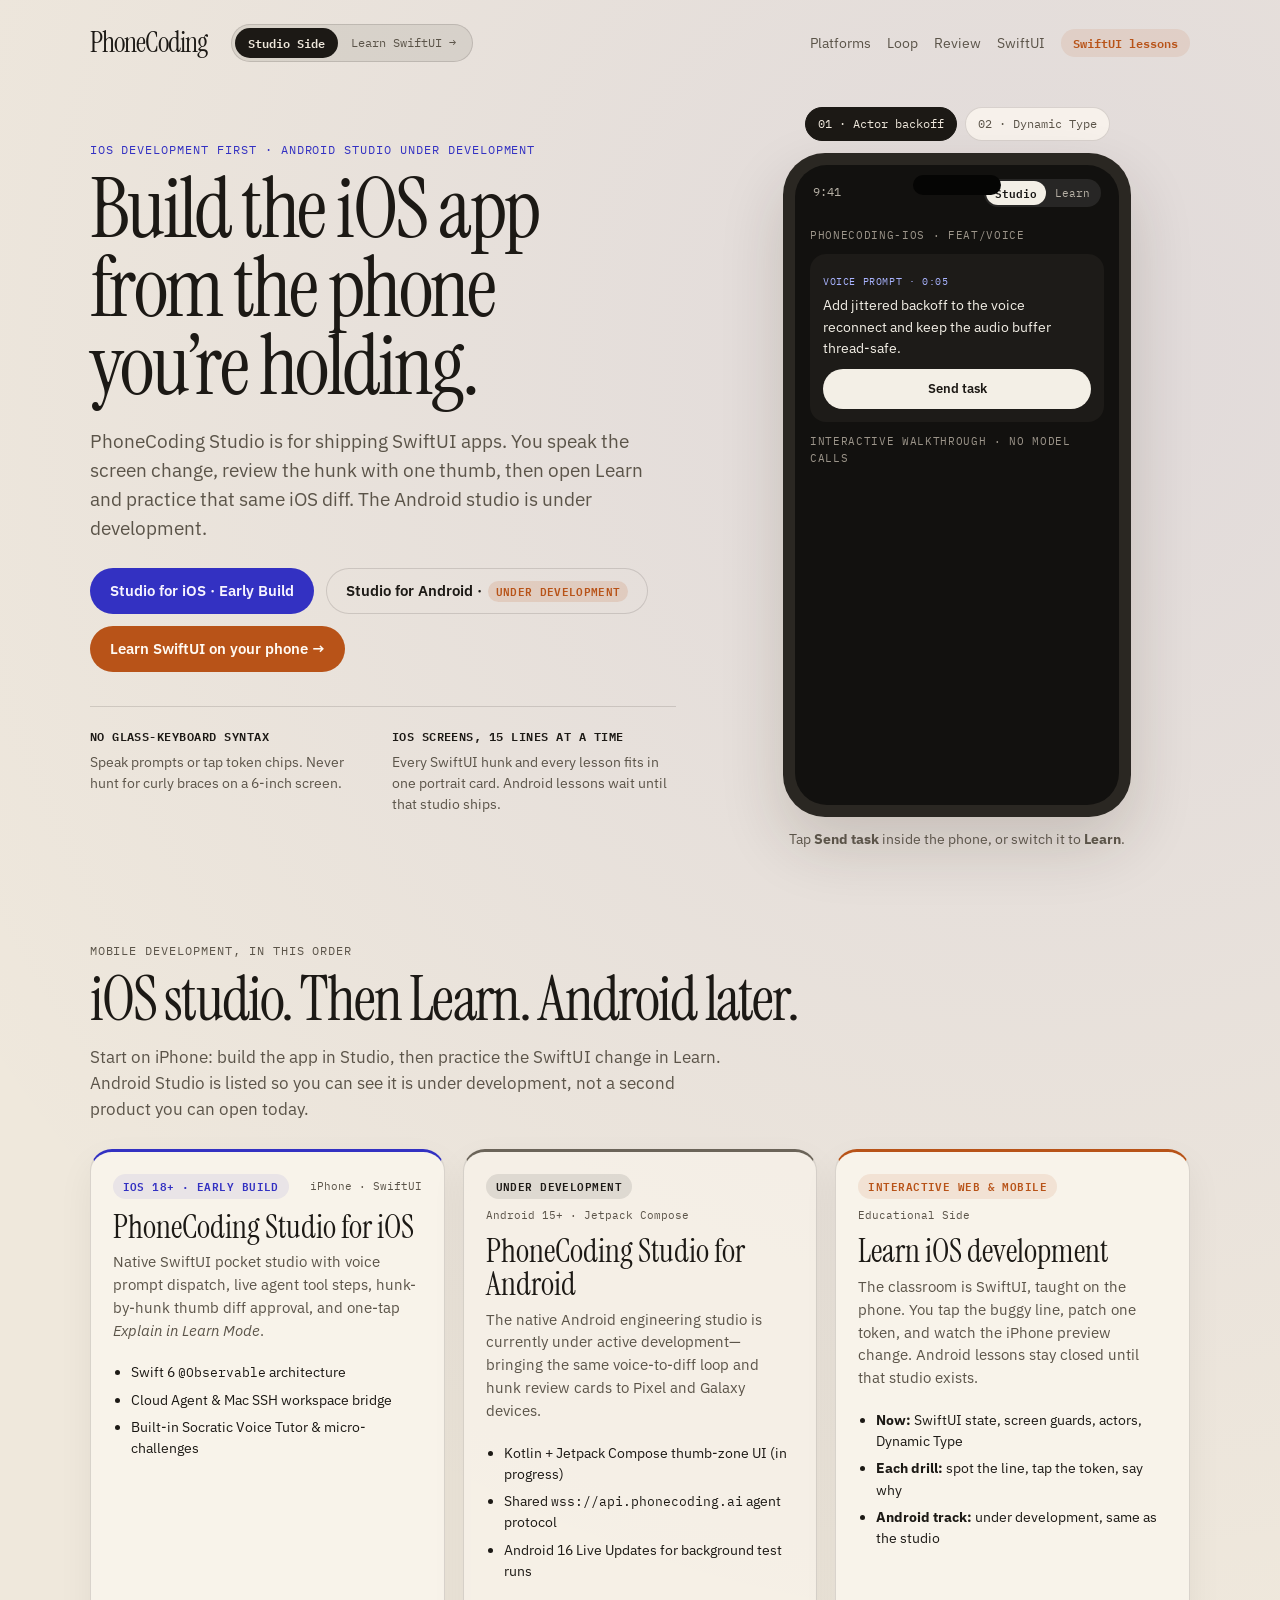
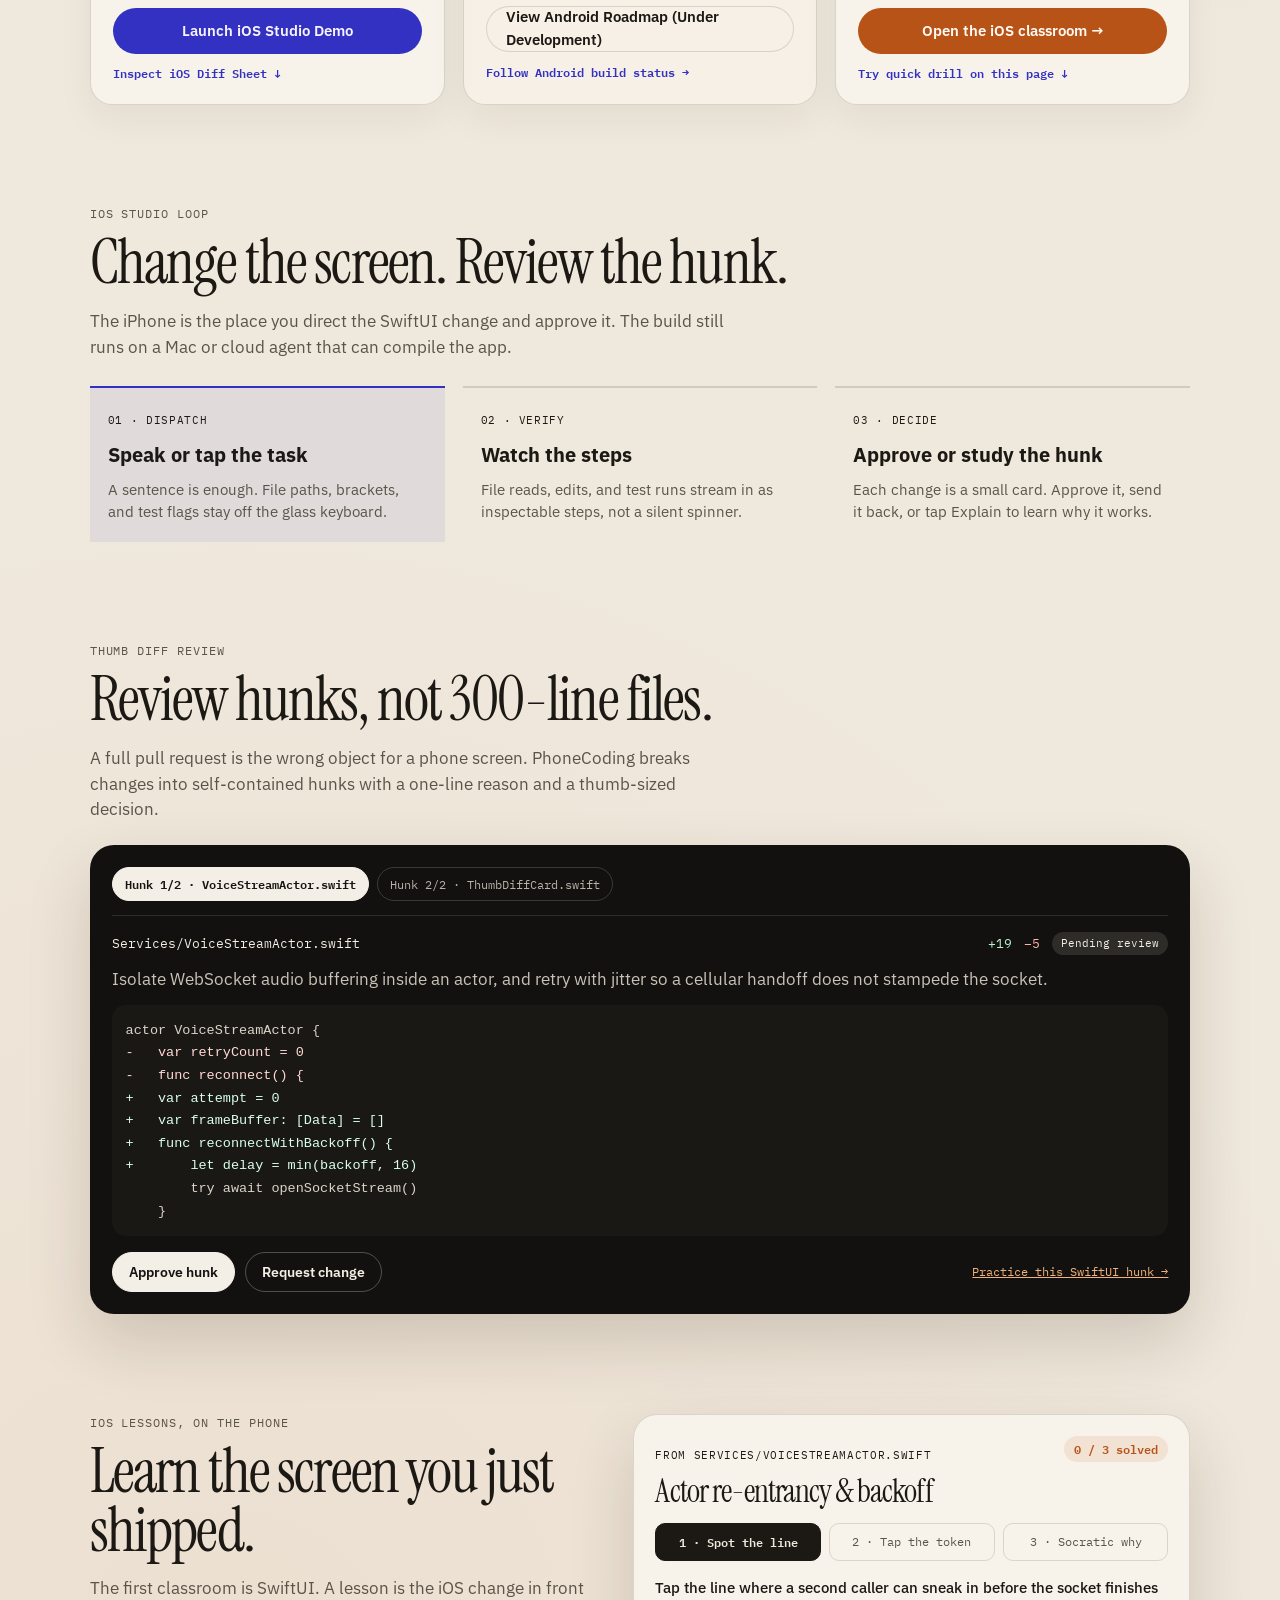
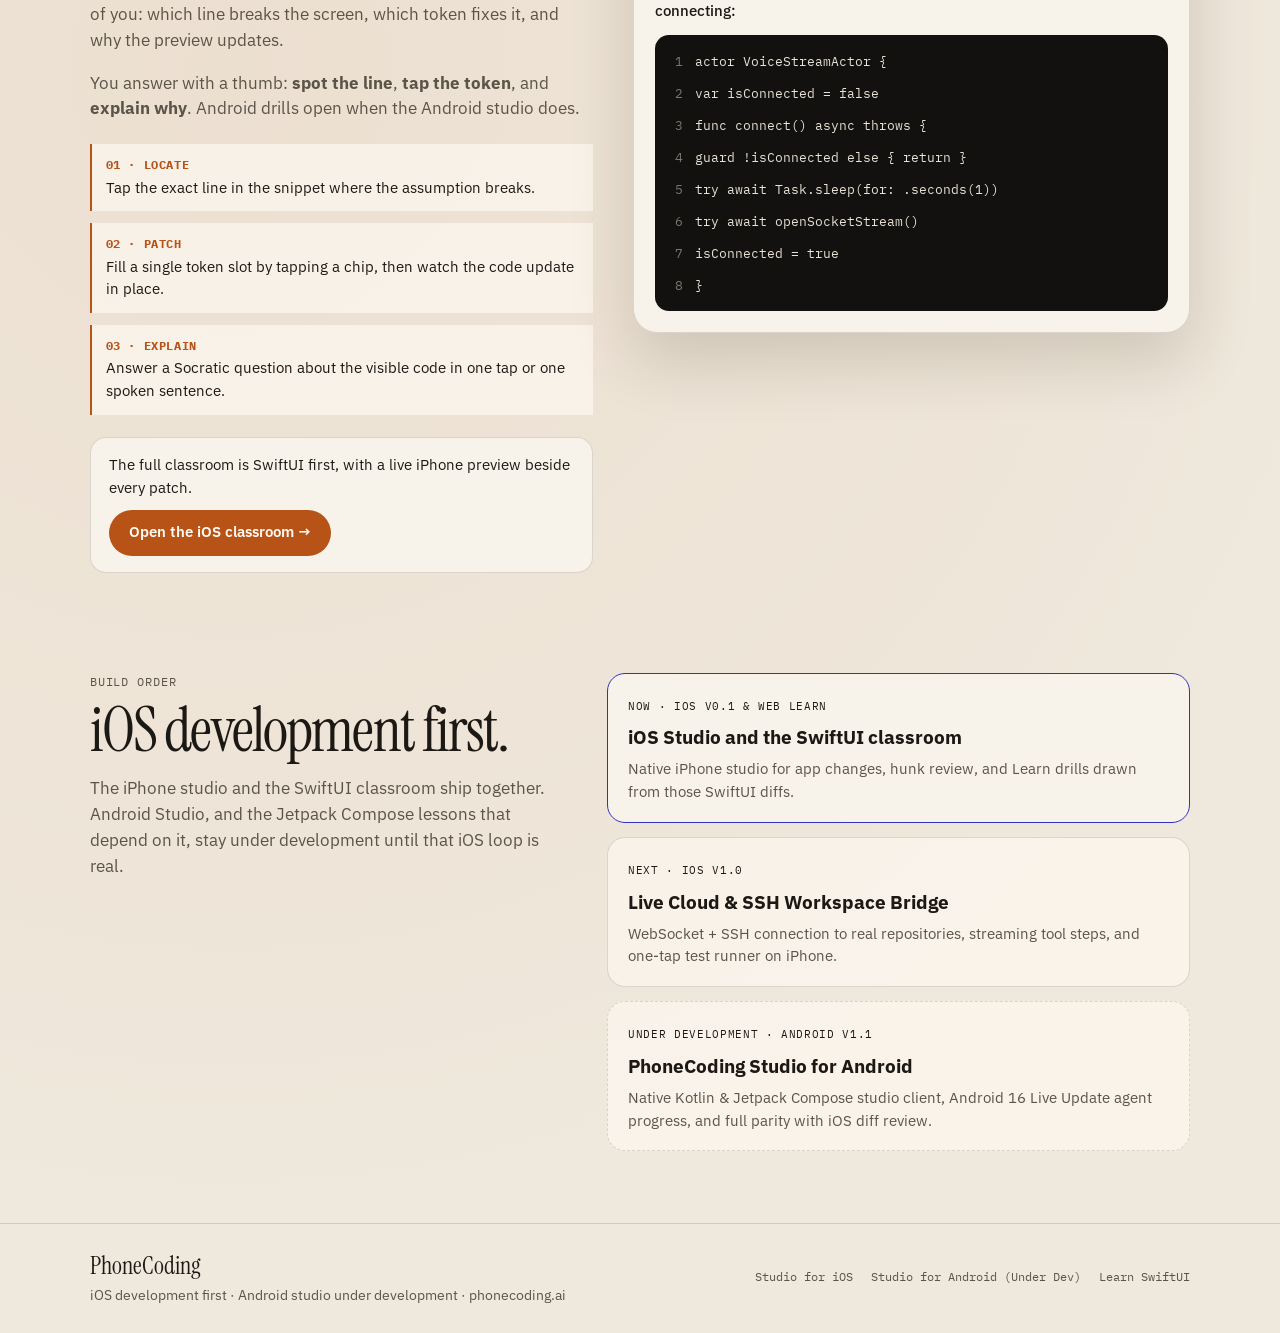
<file: index.html>
<!DOCTYPE html>
<html lang="en">
  <head>
    <meta charset="utf-8" />
    <meta name="viewport" content="width=device-width, initial-scale=1" />
    <title>PhoneCoding — Build iOS apps from your phone</title>
    <meta
      name="description"
      content="PhoneCoding Studio builds iOS apps from your iPhone. Android Studio is under development. Learn teaches SwiftUI on a phone, one tap at a time."
    />
    <meta name="theme-color" content="#efe8dc" />
    <link rel="icon" href="favicon.svg" type="image/svg+xml" />
    <link rel="preconnect" href="https://fonts.googleapis.com" />
    <link rel="preconnect" href="https://fonts.gstatic.com" crossorigin />
    <link
      href="https://fonts.googleapis.com/css2?family=IBM+Plex+Mono:wght@400;500;600&family=IBM+Plex+Sans:ital,wght@0,400;0,500;0,600;1,400&family=Instrument+Serif:ital@0;1&display=swap"
      rel="stylesheet"
    />
    <link rel="stylesheet" href="styles.css" />
  </head>
  <body>
    <a class="skip" href="#main">Skip to content</a>

    <header class="top">
      <a class="wordmark" href="index.html">PhoneCoding</a>

      <div class="site-switch" role="navigation" aria-label="Product sides">
        <a class="side-pill is-active" href="index.html" aria-current="page">
          Studio Side
        </a>
        <a class="side-pill" href="learn.html">
          Learn SwiftUI →
        </a>
      </div>

      <nav class="nav" aria-label="Page sections">
        <a href="#platforms">Platforms</a>
        <a href="#loop">Loop</a>
        <a href="#review">Review</a>
        <a href="#learn">SwiftUI</a>
        <a href="learn.html" class="nav-highlight">SwiftUI lessons</a>
      </nav>
    </header>

    <main id="main">
      <section class="hero" id="top">
        <div class="hero-copy">
          <p class="eyebrow">iOS development first · Android studio under development</p>
          <h1>Build the iOS app<br />from the phone<br />you’re holding.</h1>
          <p class="deck">
            PhoneCoding Studio is for shipping SwiftUI apps. You speak the
            screen change, review the hunk with one thumb, then open Learn and
            practice that same iOS diff. The Android studio is under development.
          </p>

          <div class="hero-actions">
            <a class="button" href="#ios-studio">
              Studio for iOS · Early Build
            </a>
            <a class="button button-quiet" href="#android-studio">
              Studio for Android · <span class="dev-pill-inline">Under Development</span>
            </a>
            <a class="button button-amber" href="learn.html">
              Learn SwiftUI on your phone →
            </a>
          </div>

          <dl class="hero-principles" aria-label="Design constraints">
            <div>
              <dt>No glass-keyboard syntax</dt>
              <dd>Speak prompts or tap token chips. Never hunt for curly braces on a 6-inch screen.</dd>
            </div>
            <div>
              <dt>iOS screens, 15 lines at a time</dt>
              <dd>Every SwiftUI hunk and every lesson fits in one portrait card. Android lessons wait until that studio ships.</dd>
            </div>
          </dl>
        </div>

        <div class="hero-visual" id="demo">
          <div class="scenario-bar" role="group" aria-label="Demo scenario">
            <button type="button" class="scenario-chip is-active" data-scenario="actor">
              01 · Actor backoff
            </button>
            <button type="button" class="scenario-chip" data-scenario="font">
              02 · Dynamic Type
            </button>
          </div>

          <div class="phone" id="phone" data-state="idle" data-mode="studio">
            <div class="bezel">
              <div class="island" aria-hidden="true"></div>
              <div class="statusbar">
                <span>9:41</span>
                <div class="mode-pill" role="group" aria-label="Phone mode">
                  <button type="button" class="mode-btn is-active" data-phone-mode="studio">
                    Studio
                  </button>
                  <button type="button" class="mode-btn" data-phone-mode="learn">
                    Learn
                  </button>
                </div>
              </div>
              <div class="screen" id="screen" aria-live="polite"></div>
            </div>
          </div>
          <p class="demo-note" id="demo-note" role="status">
            Tap <strong>Send task</strong> inside the phone, or switch it to <strong>Learn</strong>.
          </p>
        </div>
      </section>

      <section class="platforms" id="platforms" aria-labelledby="platforms-heading">
        <div class="section-head">
          <p class="eyebrow">Mobile development, in this order</p>
          <h2 id="platforms-heading">iOS studio. Then Learn. Android later.</h2>
          <p>
            Start on iPhone: build the app in Studio, then practice the SwiftUI
            change in Learn. Android Studio is listed so you can see it is
            under development, not a second product you can open today.
          </p>
        </div>

        <div class="platform-grid">
          <article class="platform-card is-primary" id="ios-studio">
            <div class="platform-top">
              <span class="platform-tag is-live">iOS 18+ · Early Build</span>
              <span class="platform-os">iPhone · SwiftUI</span>
            </div>
            <h3>PhoneCoding Studio for iOS</h3>
            <p>
              Native SwiftUI pocket studio with voice prompt dispatch, live agent
              tool steps, hunk-by-hunk thumb diff approval, and one-tap
              <em>Explain in Learn Mode</em>.
            </p>
            <ul class="platform-specs">
              <li>Swift 6 <code>@Observable</code> architecture</li>
              <li>Cloud Agent &amp; Mac SSH workspace bridge</li>
              <li>Built-in Socratic Voice Tutor &amp; micro-challenges</li>
            </ul>
            <div class="platform-links">
              <a class="button" href="#demo">Launch iOS Studio Demo</a>
              <a class="text-link" href="#review">Inspect iOS Diff Sheet ↓</a>
            </div>
          </article>

          <article class="platform-card is-dev" id="android-studio">
            <div class="platform-top">
              <span class="platform-tag is-dev-badge">Under Development</span>
              <span class="platform-os">Android 15+ · Jetpack Compose</span>
            </div>
            <h3>PhoneCoding Studio for Android</h3>
            <p>
              The native Android engineering studio is currently under active
              development—bringing the same voice-to-diff loop and hunk review
              cards to Pixel and Galaxy devices.
            </p>
            <ul class="platform-specs">
              <li>Kotlin + Jetpack Compose thumb-zone UI (in progress)</li>
              <li>Shared <code>wss://api.phonecoding.ai</code> agent protocol</li>
              <li>Android 16 Live Updates for background test runs</li>
            </ul>
            <div class="platform-links">
              <a class="button button-quiet" href="#ships">
                View Android Roadmap (Under Development)
              </a>
              <button type="button" class="text-link button-link" id="android-notify-btn">
                Follow Android build status →
              </button>
            </div>
            <p class="android-status-note" id="android-status-note" hidden>
              Android Studio status: Compose UI shell &amp; WebSocket diff bridge are in development for v1.1 after the iOS v1.0 workspace release.
            </p>
          </article>

          <article class="platform-card is-edu" id="edu-side">
            <div class="platform-top">
              <span class="platform-tag is-edu-badge">Interactive Web &amp; Mobile</span>
              <span class="platform-os">Educational Side</span>
            </div>
            <h3>Learn iOS development</h3>
            <p>
              The classroom is SwiftUI, taught on the phone. You tap the buggy
              line, patch one token, and watch the iPhone preview change.
              Android lessons stay closed until that studio exists.
            </p>
            <ul class="platform-specs">
              <li><strong>Now:</strong> SwiftUI state, screen guards, actors, Dynamic Type</li>
              <li><strong>Each drill:</strong> spot the line, tap the token, say why</li>
              <li><strong>Android track:</strong> under development, same as the studio</li>
            </ul>
            <div class="platform-links">
              <a class="button button-amber" href="learn.html">
                Open the iOS classroom →
              </a>
              <a class="text-link" href="#learn">Try quick drill on this page ↓</a>
            </div>
          </article>
        </div>
      </section>

      <section class="loop" id="loop">
        <div class="section-head">
          <p class="eyebrow">iOS studio loop</p>
          <h2>Change the screen. Review the hunk.</h2>
          <p>
            The iPhone is the place you direct the SwiftUI change and approve it.
            The build still runs on a Mac or cloud agent that can compile the app.
          </p>
        </div>
        <ol class="beats">
          <li data-step="send" class="is-current">
            <button type="button" class="beat-trigger" data-jump="send">
              <span class="beat-index">01 · Dispatch</span>
              <h3>Speak or tap the task</h3>
              <p>A sentence is enough. File paths, brackets, and test flags stay off the glass keyboard.</p>
            </button>
          </li>
          <li data-step="work">
            <button type="button" class="beat-trigger" data-jump="work">
              <span class="beat-index">02 · Verify</span>
              <h3>Watch the steps</h3>
              <p>File reads, edits, and test runs stream in as inspectable steps, not a silent spinner.</p>
            </button>
          </li>
          <li data-step="review">
            <button type="button" class="beat-trigger" data-jump="review">
              <span class="beat-index">03 · Decide</span>
              <h3>Approve or study the hunk</h3>
              <p>Each change is a small card. Approve it, send it back, or tap Explain to learn why it works.</p>
            </button>
          </li>
        </ol>
      </section>

      <section class="review" id="review">
        <div class="section-head">
          <p class="eyebrow">Thumb diff review</p>
          <h2>Review hunks, not 300-line files.</h2>
          <p>
            A full pull request is the wrong object for a phone screen. PhoneCoding
            breaks changes into self-contained hunks with a one-line reason and a
            thumb-sized decision.
          </p>
        </div>

        <figure class="diff-sheet" id="diff-sheet">
          <div class="diff-tabs" role="tablist" aria-label="Pull request hunks">
            <button
              type="button"
              role="tab"
              aria-selected="true"
              class="diff-tab is-active"
              data-hunk="actor"
            >
              Hunk 1/2 · VoiceStreamActor.swift
            </button>
            <button
              type="button"
              role="tab"
              aria-selected="false"
              class="diff-tab"
              data-hunk="font"
            >
              Hunk 2/2 · ThumbDiffCard.swift
            </button>
          </div>

          <figcaption>
            <span class="file" id="sheet-file">Services/VoiceStreamActor.swift</span>
            <span class="stat add" id="sheet-add">+19</span>
            <span class="stat del" id="sheet-del">−5</span>
            <span class="sheet-badge" id="sheet-badge">Pending review</span>
          </figcaption>

          <p class="summary" id="sheet-summary">
            Isolate WebSocket audio buffering inside an actor, and retry with jitter so a cellular handoff does not stampede the socket.
          </p>

          <pre class="diff" id="sheet-code"><code><span class="ctx">actor VoiceStreamActor {</span>
<span class="del">-   var retryCount = 0</span>
<span class="del">-   func reconnect() {</span>
<span class="add">+   var attempt = 0</span>
<span class="add">+   var frameBuffer: [Data] = []</span>
<span class="add">+   func reconnectWithBackoff() {</span>
<span class="add">+       let delay = min(backoff, 16)</span>
<span class="ctx">        try await openSocketStream()</span>
<span class="ctx">    }</span></code></pre>

          <div class="sheet-footer">
            <div class="sheet-actions">
              <button type="button" class="sheet-btn primary" id="sheet-approve">
                Approve hunk
              </button>
              <button type="button" class="sheet-btn" id="sheet-flag">
                Request change
              </button>
            </div>
            <a class="sheet-learn-link" href="learn.html">
              Practice this SwiftUI hunk →
            </a>
          </div>
        </figure>
      </section>

      <section class="learn" id="learn">
        <div class="learn-intro">
          <p class="eyebrow">iOS lessons, on the phone</p>
          <h2>Learn the screen you just shipped.</h2>
          <p>
            The first classroom is SwiftUI. A lesson is the iOS change in front
            of you: which line breaks the screen, which token fixes it, and why
            the preview updates.
          </p>
          <p>
            You answer with a thumb:
            <strong>spot the line</strong>, <strong>tap the token</strong>,
            and <strong>explain why</strong>. Android drills open when the
            Android studio does.
          </p>

          <ol class="pedagogy-list">
            <li>
              <strong>01 · Locate</strong>
              <span>Tap the exact line in the snippet where the assumption breaks.</span>
            </li>
            <li>
              <strong>02 · Patch</strong>
              <span>Fill a single token slot by tapping a chip, then watch the code update in place.</span>
            </li>
            <li>
              <strong>03 · Explain</strong>
              <span>Answer a Socratic question about the visible code in one tap or one spoken sentence.</span>
            </li>
          </ol>

          <div class="learn-cta-box">
            <p>
              The full classroom is SwiftUI first, with a live iPhone preview beside every patch.
            </p>
            <a class="button button-amber" href="learn.html">
              Open the iOS classroom →
            </a>
          </div>
        </div>

        <div class="lesson-lab" aria-label="Interactive mobile coding lesson">
          <div class="lab-header">
            <div>
              <p class="lesson-kicker" id="lab-kicker">From Services/VoiceStreamActor.swift</p>
              <h3 id="lab-title">3-minute commute lesson</h3>
            </div>
            <span class="lab-progress" id="lab-progress">0 / 3 solved</span>
          </div>

          <div class="lab-tabs" role="tablist" aria-label="Lesson exercise type">
            <button
              type="button"
              role="tab"
              aria-selected="true"
              class="lab-tab is-active"
              data-drill="locate"
            >
              1 · Spot the line
            </button>
            <button
              type="button"
              role="tab"
              aria-selected="false"
              class="lab-tab"
              data-drill="patch"
            >
              2 · Tap the token
            </button>
            <button
              type="button"
              role="tab"
              aria-selected="false"
              class="lab-tab"
              data-drill="why"
            >
              3 · Socratic why
            </button>
          </div>

          <div class="lab-stage" id="lab-stage" aria-live="polite"></div>
        </div>
      </section>

      <section class="ships" id="ships">
        <div class="ships-grid">
          <div>
            <p class="eyebrow">Build order</p>
            <h2>iOS development first.</h2>
            <p>
              The iPhone studio and the SwiftUI classroom ship together. Android
              Studio, and the Jetpack Compose lessons that depend on it, stay
              under development until that iOS loop is real.
            </p>
          </div>
          <ol class="roadmap-list">
            <li class="is-now">
              <span class="phase-tag">Now · iOS v0.1 &amp; Web Learn</span>
              <h3>iOS Studio and the SwiftUI classroom</h3>
              <p>Native iPhone studio for app changes, hunk review, and Learn drills drawn from those SwiftUI diffs.</p>
            </li>
            <li>
              <span class="phase-tag">Next · iOS v1.0</span>
              <h3>Live Cloud &amp; SSH Workspace Bridge</h3>
              <p>WebSocket + SSH connection to real repositories, streaming tool steps, and one-tap test runner on iPhone.</p>
            </li>
            <li class="is-dev-item">
              <span class="phase-tag">Under Development · Android v1.1</span>
              <h3>PhoneCoding Studio for Android</h3>
              <p>Native Kotlin &amp; Jetpack Compose studio client, Android 16 Live Update agent progress, and full parity with iOS diff review.</p>
            </li>
          </ol>
        </div>
      </section>
    </main>

    <footer class="foot">
      <div class="foot-brand">
        <p class="foot-title">PhoneCoding</p>
        <p class="foot-note">iOS development first · Android studio under development · phonecoding.ai</p>
      </div>
      <nav class="foot-links" aria-label="Footer links">
        <a href="#ios-studio">Studio for iOS</a>
        <a href="#android-studio">Studio for Android (Under Dev)</a>
        <a href="learn.html">Learn SwiftUI</a>
      </nav>
    </footer>

    <script src="script.js"></script>
  </body>
</html>
</file>
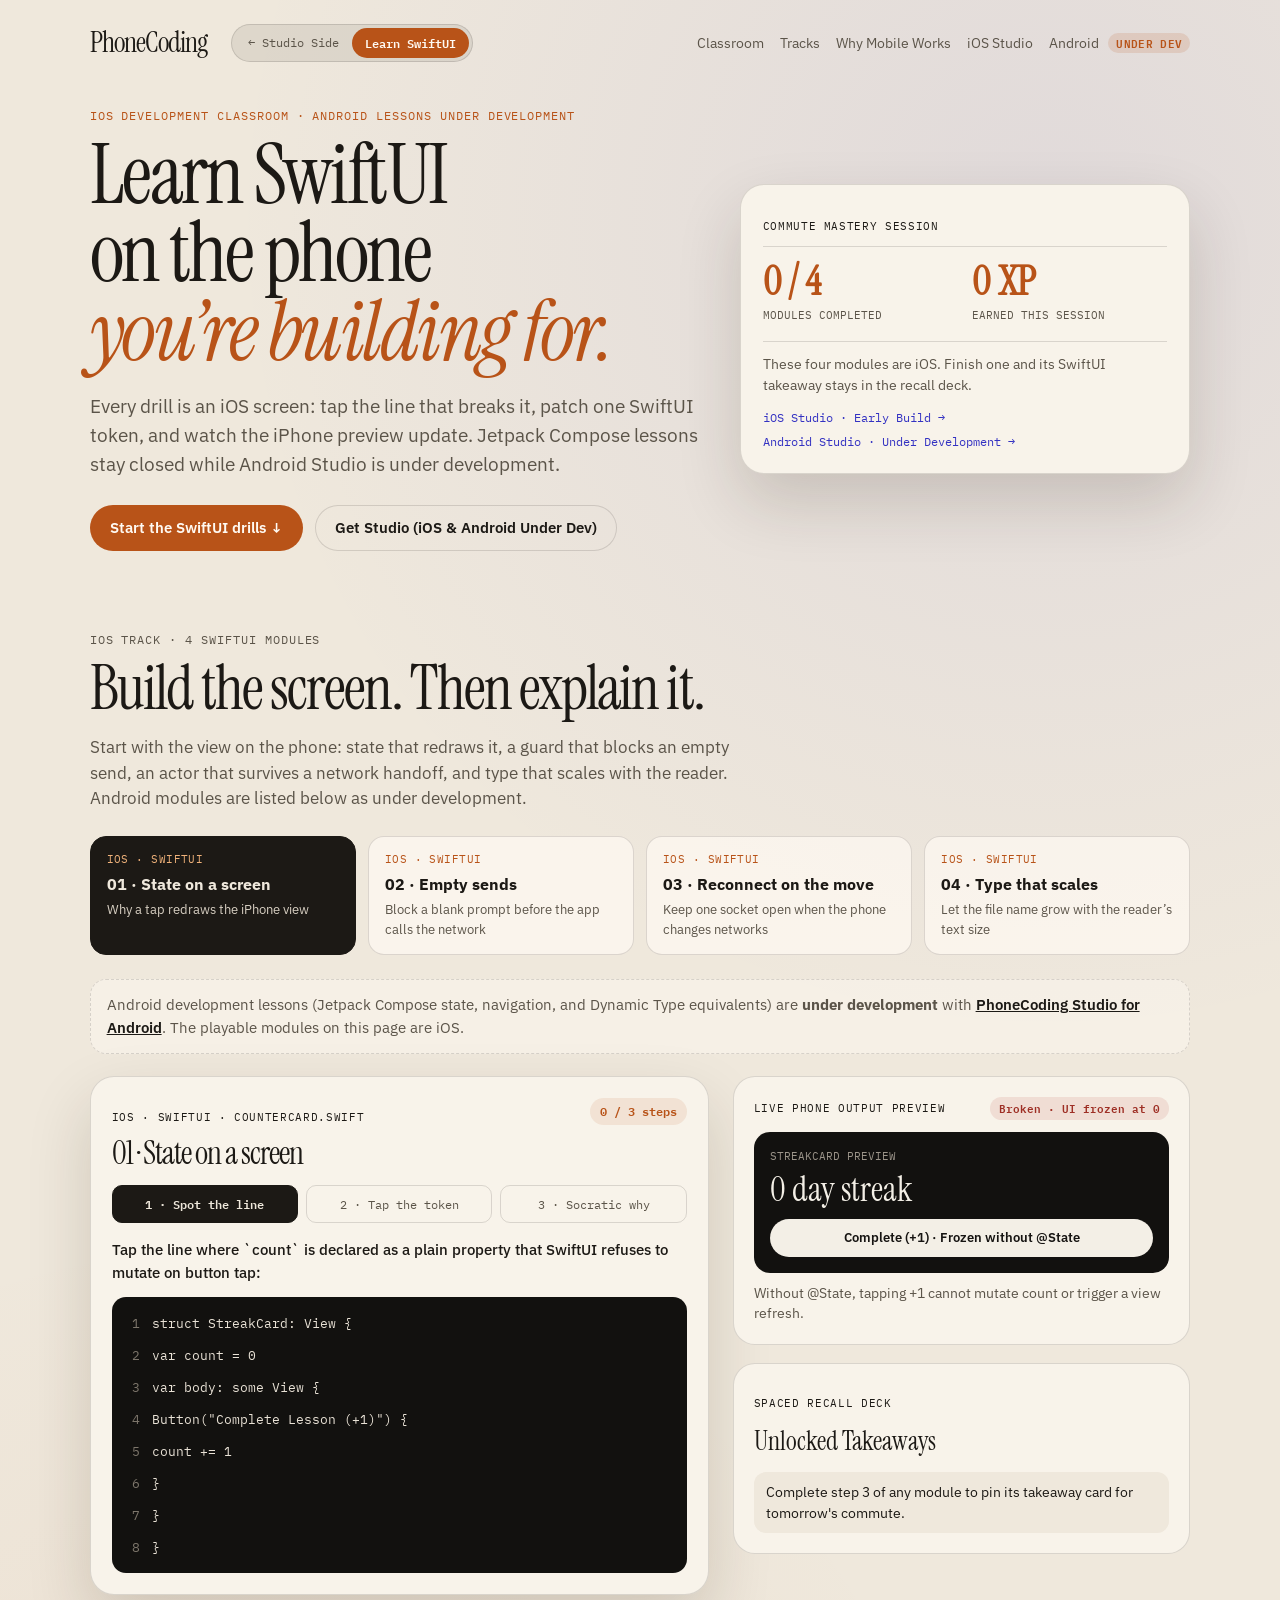
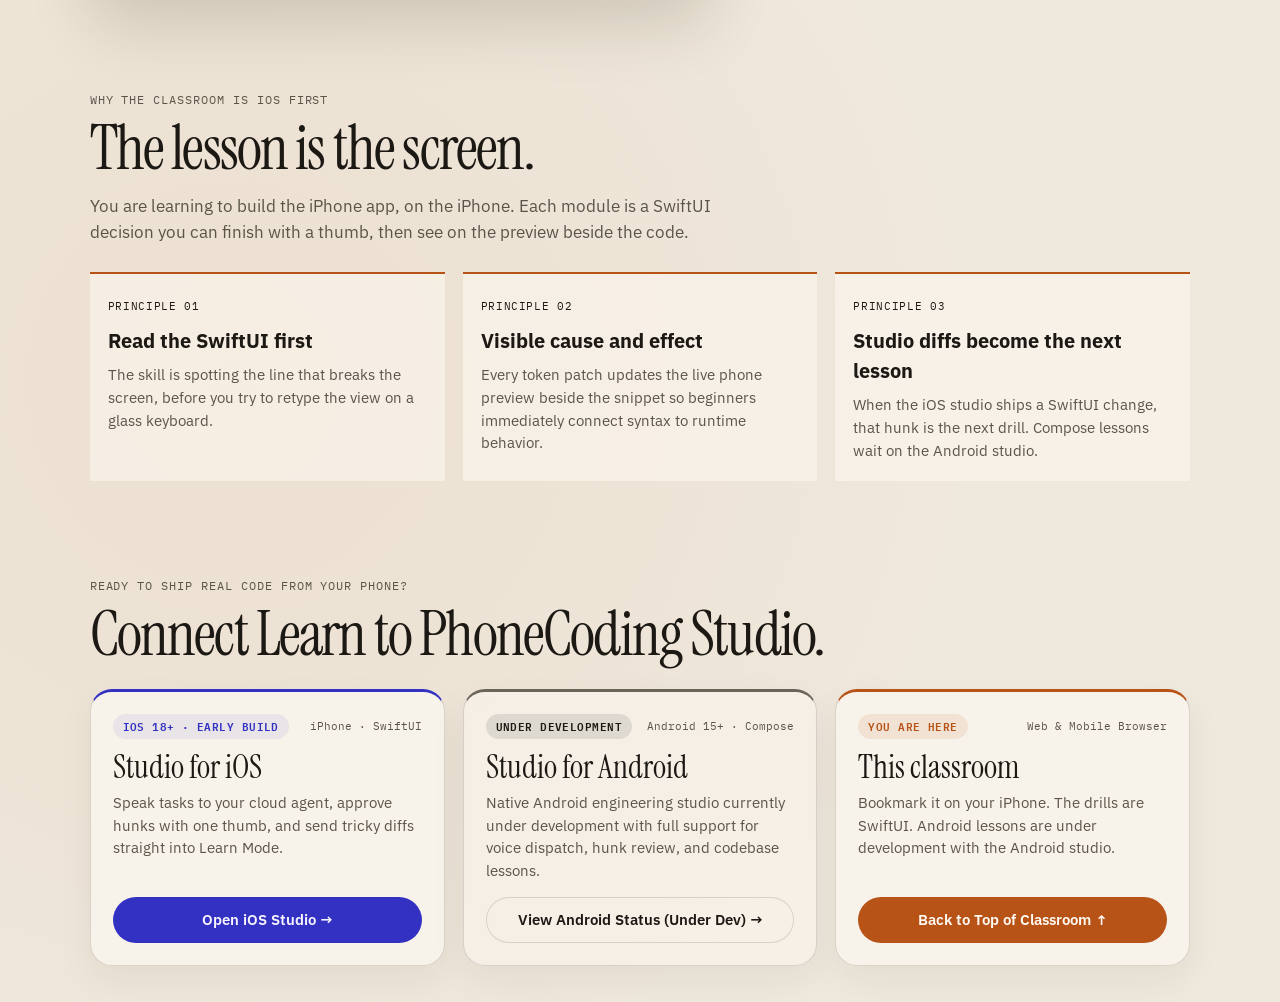
<file: play/index.html>
<!DOCTYPE html>
<html lang="en">
  <head>
    <meta charset="utf-8" />
    <meta http-equiv="refresh" content="0; url=../learn.html" />
    <title>Redirecting to PhoneCoding Learn…</title>
  </head>
  <body>
    <p><a href="../learn.html">Continue to PhoneCoding Learn →</a></p>
  </body>
</html>
</file>
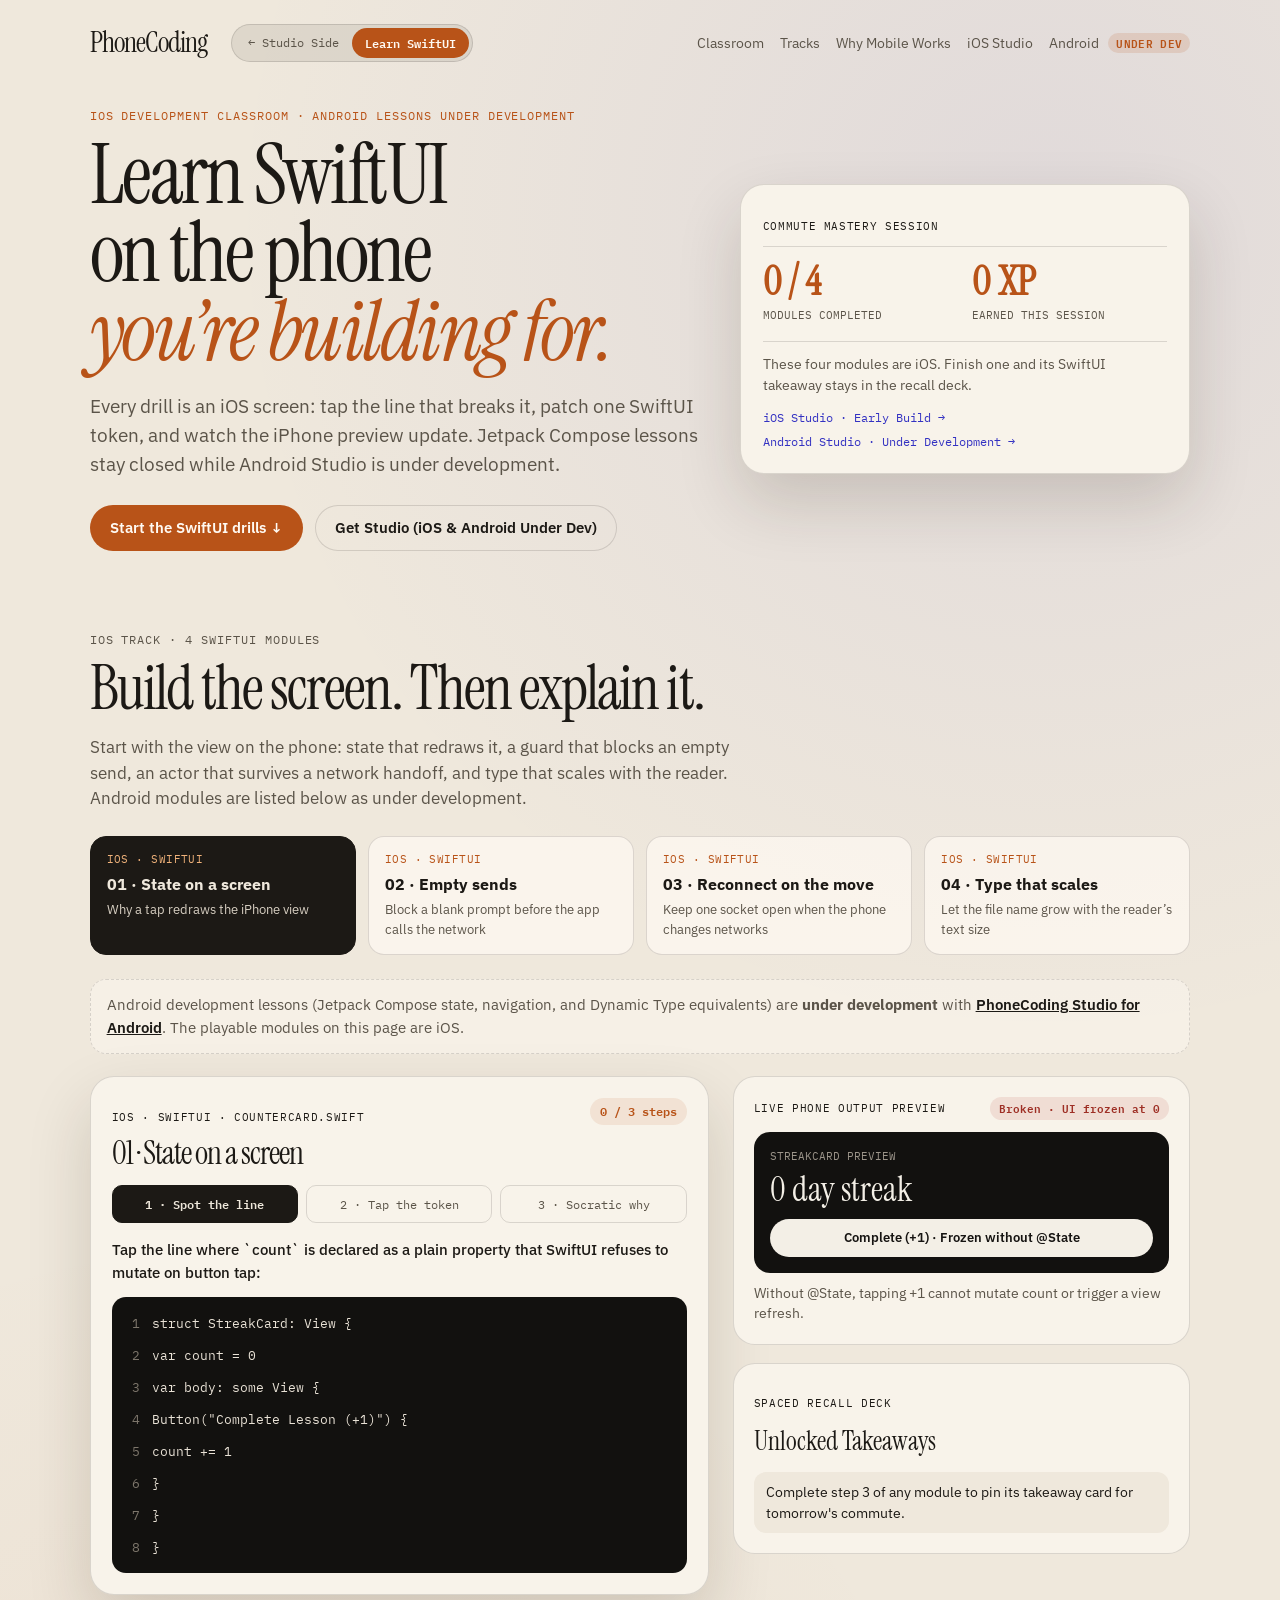
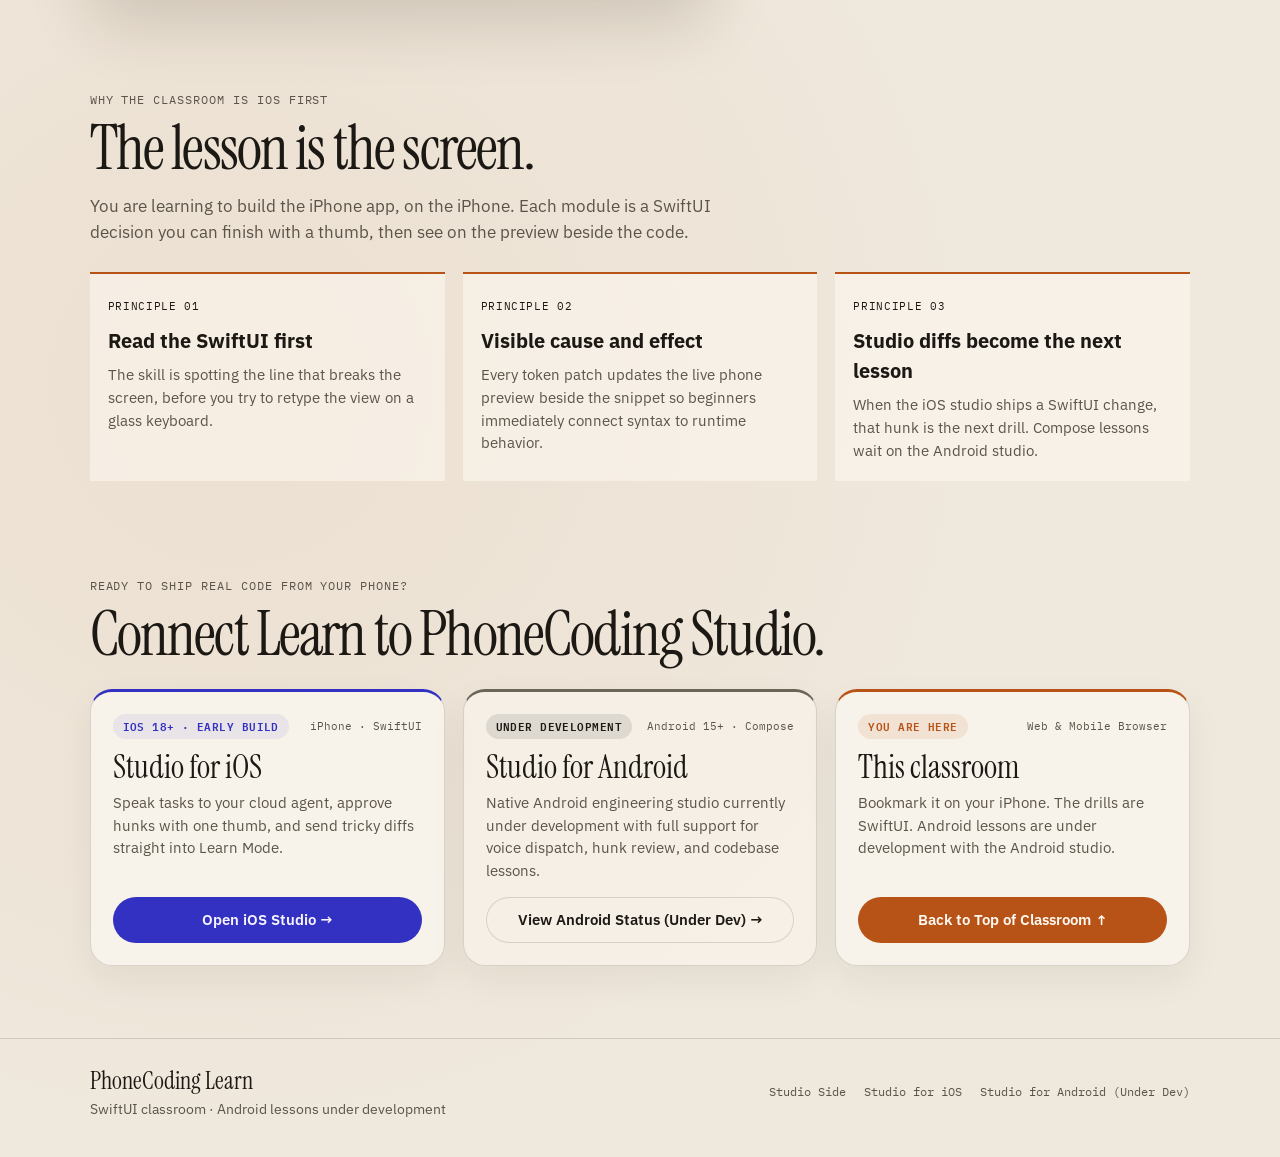
<file: learn.html>
<!DOCTYPE html>
<html lang="en">
  <head>
    <meta charset="utf-8" />
    <meta name="viewport" content="width=device-width, initial-scale=1" />
    <title>PhoneCoding Learn — SwiftUI, on your phone</title>
    <meta
      name="description"
      content="Learn iOS development on your phone. SwiftUI drills with a live preview. Android lessons are under development."
    />
    <meta name="theme-color" content="#efe8dc" />
    <link rel="icon" href="favicon.svg" type="image/svg+xml" />
    <link rel="preconnect" href="https://fonts.googleapis.com" />
    <link rel="preconnect" href="https://fonts.gstatic.com" crossorigin />
    <link
      href="https://fonts.googleapis.com/css2?family=IBM+Plex+Mono:wght@400;500;600&family=IBM+Plex+Sans:ital,wght@0,400;0,500;0,600;1,400&family=Instrument+Serif:ital@0;1&display=swap"
      rel="stylesheet"
    />
    <link rel="stylesheet" href="styles.css" />
  </head>
  <body class="edu-page">
    <a class="skip" href="#main">Skip to content</a>

    <header class="top">
      <a class="wordmark" href="index.html">PhoneCoding</a>

      <div class="site-switch" role="navigation" aria-label="Product sides">
        <a class="side-pill" href="index.html">
          ← Studio Side
        </a>
        <a class="side-pill is-active is-amber" href="learn.html" aria-current="page">
          Learn SwiftUI
        </a>
      </div>

      <nav class="nav" aria-label="Educational sections">
        <a href="#classroom">Classroom</a>
        <a href="#tracks">Tracks</a>
        <a href="#method">Why Mobile Works</a>
        <a href="index.html#ios-studio">iOS Studio</a>
        <a href="index.html#android-studio">Android <span class="dev-pill-inline">Under Dev</span></a>
      </nav>
    </header>

    <main id="main">
      <section class="edu-hero">
        <div class="edu-hero-copy">
          <p class="eyebrow eyebrow-amber">iOS development classroom · Android lessons under development</p>
          <h1>Learn SwiftUI<br />on the phone<br /><em>you’re building for.</em></h1>
          <p class="deck">
            Every drill is an iOS screen: tap the line that breaks it, patch one
            SwiftUI token, and watch the iPhone preview update. Jetpack Compose
            lessons stay closed while Android Studio is under development.
          </p>
          <div class="hero-actions">
            <a class="button button-amber" href="#classroom">
              Start the SwiftUI drills ↓
            </a>
            <a class="button button-quiet" href="index.html#platforms">
              Get Studio (iOS &amp; Android Under Dev)
            </a>
          </div>
        </div>

        <aside class="edu-scorecard" aria-label="Your mobile learning session">
          <p class="lesson-kicker">Commute mastery session</p>
          <div class="score-row">
            <div>
              <strong class="score-num" id="edu-solved-count">0 / 4</strong>
              <span>modules completed</span>
            </div>
            <div>
              <strong class="score-num" id="edu-xp-count">0 XP</strong>
              <span>earned this session</span>
            </div>
          </div>
          <p class="score-note" id="edu-streak-note">
            These four modules are iOS. Finish one and its SwiftUI takeaway stays in the recall deck.
          </p>
          <div class="score-links">
            <a href="index.html#ios-studio">iOS Studio · Early Build →</a>
            <a href="index.html#android-studio">Android Studio · Under Development →</a>
          </div>
        </aside>
      </section>

      <section class="edu-classroom" id="classroom" aria-labelledby="classroom-heading">
        <div class="section-head">
          <p class="eyebrow eyebrow-amber" id="tracks">iOS track · 4 SwiftUI modules</p>
          <h2 id="classroom-heading">Build the screen. Then explain it.</h2>
          <p>
            Start with the view on the phone: state that redraws it, a guard
            that blocks an empty send, an actor that survives a network handoff,
            and type that scales with the reader. Android modules are listed
            below as under development.
          </p>
        </div>

        <div class="module-grid" role="tablist" aria-label="Learning modules">
          <button
            type="button"
            role="tab"
            aria-selected="true"
            class="module-card is-active"
            data-module="counter"
          >
            <span class="module-lane">iOS · SwiftUI</span>
            <strong>01 · State on a screen</strong>
            <span>Why a tap redraws the iPhone view</span>
          </button>

          <button
            type="button"
            role="tab"
            aria-selected="false"
            class="module-card"
            data-module="guard"
          >
            <span class="module-lane">iOS · SwiftUI</span>
            <strong>02 · Empty sends</strong>
            <span>Block a blank prompt before the app calls the network</span>
          </button>

          <button
            type="button"
            role="tab"
            aria-selected="false"
            class="module-card"
            data-module="actor"
          >
            <span class="module-lane">iOS · SwiftUI</span>
            <strong>03 · Reconnect on the move</strong>
            <span>Keep one socket open when the phone changes networks</span>
          </button>

          <button
            type="button"
            role="tab"
            aria-selected="false"
            class="module-card"
            data-module="font"
          >
            <span class="module-lane">iOS · SwiftUI</span>
            <strong>04 · Type that scales</strong>
            <span>Let the file name grow with the reader’s text size</span>
          </button>
        </div>

        <p class="android-classroom-note">
          Android development lessons (Jetpack Compose state, navigation, and
          Dynamic Type equivalents) are <strong>under development</strong> with
          <a href="index.html#android-studio">PhoneCoding Studio for Android</a>.
          The playable modules on this page are iOS.
        </p>

        <div class="classroom-workbench">
          <div class="lesson-lab edu-lab" aria-label="Interactive module workbench">
            <div class="lab-header">
              <div>
                <p class="lesson-kicker" id="edu-lab-kicker">iOS · SwiftUI · CounterCard.swift</p>
                <h3 id="edu-lab-title">State on a screen</h3>
              </div>
              <span class="lab-progress" id="edu-lab-progress">0 / 3 steps</span>
            </div>

            <div class="lab-tabs" role="tablist" aria-label="Module step">
              <button
                type="button"
                role="tab"
                aria-selected="true"
                class="lab-tab is-active"
                data-edu-step="locate"
              >
                1 · Spot the line
              </button>
              <button
                type="button"
                role="tab"
                aria-selected="false"
                class="lab-tab"
                data-edu-step="patch"
              >
                2 · Tap the token
              </button>
              <button
                type="button"
                role="tab"
                aria-selected="false"
                class="lab-tab"
                data-edu-step="why"
              >
                3 · Socratic why
              </button>
            </div>

            <div class="lab-stage" id="edu-lab-stage" aria-live="polite"></div>
          </div>

          <aside class="live-output-panel" aria-label="Live mobile output &amp; recall card">
            <div class="output-card">
              <div class="output-header">
                <span class="lesson-kicker">Live Phone Output Preview</span>
                <span class="output-pill" id="edu-output-status">Before patch</span>
              </div>
              <div class="output-screen" id="edu-output-screen"></div>
              <p class="output-caption" id="edu-output-caption"></p>
            </div>

            <div class="recall-card">
              <p class="lesson-kicker">Spaced Recall Deck</p>
              <h4>Unlocked Takeaways</h4>
              <ul class="recall-list" id="edu-recall-list">
                <li class="recall-empty">Complete step 3 of any module to pin its takeaway card for tomorrow's commute.</li>
              </ul>
            </div>
          </aside>
        </div>
      </section>

      <section class="edu-method" id="method">
        <div class="section-head">
          <p class="eyebrow eyebrow-amber">Why the classroom is iOS first</p>
          <h2>The lesson is the screen.</h2>
          <p>
            You are learning to build the iPhone app, on the iPhone. Each module
            is a SwiftUI decision you can finish with a thumb, then see on the
            preview beside the code.
          </p>
        </div>

        <div class="beats">
          <div class="method-card">
            <span class="beat-index">Principle 01</span>
            <h3>Read the SwiftUI first</h3>
            <p>
              The skill is spotting the line that breaks the screen, before you
              try to retype the view on a glass keyboard.
            </p>
          </div>
          <div class="method-card">
            <span class="beat-index">Principle 02</span>
            <h3>Visible cause and effect</h3>
            <p>
              Every token patch updates the live phone preview beside the snippet
              so beginners immediately connect syntax to runtime behavior.
            </p>
          </div>
          <div class="method-card">
            <span class="beat-index">Principle 03</span>
            <h3>Studio diffs become the next lesson</h3>
            <p>
              When the iOS studio ships a SwiftUI change, that hunk is the next
              drill. Compose lessons wait on the Android studio.
            </p>
          </div>
        </div>
      </section>

      <section class="platforms" id="studio-bridge">
        <div class="section-head">
          <p class="eyebrow">Ready to ship real code from your phone?</p>
          <h2>Connect Learn to PhoneCoding Studio.</h2>
        </div>

        <div class="platform-grid">
          <article class="platform-card is-primary">
            <div class="platform-top">
              <span class="platform-tag is-live">iOS 18+ · Early Build</span>
              <span class="platform-os">iPhone · SwiftUI</span>
            </div>
            <h3>Studio for iOS</h3>
            <p>
              Speak tasks to your cloud agent, approve hunks with one thumb, and
              send tricky diffs straight into Learn Mode.
            </p>
            <div class="platform-links">
              <a class="button" href="index.html#ios-studio">Open iOS Studio →</a>
            </div>
          </article>

          <article class="platform-card is-dev">
            <div class="platform-top">
              <span class="platform-tag is-dev-badge">Under Development</span>
              <span class="platform-os">Android 15+ · Compose</span>
            </div>
            <h3>Studio for Android</h3>
            <p>
              Native Android engineering studio currently under development with
              full support for voice dispatch, hunk review, and codebase lessons.
            </p>
            <div class="platform-links">
              <a class="button button-quiet" href="index.html#android-studio">
                View Android Status (Under Dev) →
              </a>
            </div>
          </article>

          <article class="platform-card is-edu">
            <div class="platform-top">
              <span class="platform-tag is-edu-badge">You Are Here</span>
              <span class="platform-os">Web &amp; Mobile Browser</span>
            </div>
            <h3>This classroom</h3>
            <p>
              Bookmark it on your iPhone. The drills are SwiftUI. Android
              lessons are under development with the Android studio.
            </p>
            <div class="platform-links">
              <a class="button button-amber" href="#classroom">Back to Top of Classroom ↑</a>
            </div>
          </article>
        </div>
      </section>
    </main>

    <footer class="foot">
      <div class="foot-brand">
        <p class="foot-title">PhoneCoding Learn</p>
        <p class="foot-note">SwiftUI classroom · Android lessons under development</p>
      </div>
      <nav class="foot-links" aria-label="Footer links">
        <a href="index.html">Studio Side</a>
        <a href="index.html#ios-studio">Studio for iOS</a>
        <a href="index.html#android-studio">Studio for Android (Under Dev)</a>
      </nav>
    </footer>

    <script src="learn.js"></script>
  </body>
</html>
</file>
<file: styles.css>
:root {
  --paper: #efe8dc;
  --paper-deep: #e4dccb;
  --card: #f8f3ea;
  --ink: #1c1915;
  --muted: #5b5449;
  --line: rgba(28, 25, 21, 0.14);
  --indigo: #3331c2;
  --indigo-soft: rgba(51, 49, 194, 0.08);
  --indigo-ink: #f7f4ff;
  --amber: #b85318;
  --amber-soft: rgba(184, 83, 24, 0.1);
  --phone: #12110f;
  --phone-panel: #1d1b18;
  --add: #b6f3cf;
  --add-ink: #d8ffe8;
  --del: #ffd0cb;
  --del-ink: #ffd9d4;
  --shadow: 0 28px 64px rgba(42, 31, 14, 0.16);
  --serif: "Instrument Serif", "Iowan Old Style", Georgia, serif;
  --sans: "IBM Plex Sans", "Avenir Next", sans-serif;
  --mono: "IBM Plex Mono", ui-monospace, monospace;
}

* {
  box-sizing: border-box;
}

html {
  scroll-behavior: smooth;
}

body {
  margin: 0;
  background:
    radial-gradient(circle at 82% 8%, rgba(51, 49, 194, 0.08), transparent 30%),
    radial-gradient(circle at 18% 72%, rgba(184, 83, 24, 0.06), transparent 34%),
    var(--paper);
  color: var(--ink);
  font-family: var(--sans);
  font-size: 17px;
  line-height: 1.52;
}

a {
  color: inherit;
}

.skip {
  position: absolute;
  left: 12px;
  top: -120px;
  background: var(--ink);
  color: var(--paper);
  padding: 8px 12px;
  z-index: 10;
}

.skip:focus {
  top: 12px;
}

/* Header */
.top {
  display: flex;
  flex-wrap: wrap;
  align-items: center;
  gap: 18px 24px;
  padding: 22px 7vw 0;
}

.wordmark {
  font-family: var(--serif);
  font-size: 28px;
  letter-spacing: -0.03em;
  text-decoration: none;
}

.site-switch {
  display: inline-flex;
  padding: 3px;
  border-radius: 999px;
  background: rgba(28, 25, 21, 0.08);
  border: 1px solid var(--line);
}

.side-pill {
  display: inline-flex;
  align-items: center;
  min-height: 30px;
  padding: 0 13px;
  border-radius: 999px;
  font-family: var(--mono);
  font-size: 12px;
  text-decoration: none;
  color: var(--muted);
}

.side-pill.is-active {
  background: var(--ink);
  color: var(--paper);
  font-weight: 600;
}

.side-pill.is-active.is-amber {
  background: var(--amber);
  color: #fffaf3;
}

.nav {
  display: flex;
  flex-wrap: wrap;
  align-items: center;
  gap: 16px;
  margin-left: auto;
  font-size: 14px;
}

.nav a {
  text-decoration: none;
  color: var(--muted);
}

.nav a:hover,
.nav a:focus-visible {
  color: var(--ink);
}

.nav a.nav-highlight {
  padding: 5px 12px;
  border-radius: 999px;
  background: var(--amber-soft);
  color: var(--amber);
  font-family: var(--mono);
  font-size: 12px;
  font-weight: 600;
}

/* Typography */
.eyebrow {
  margin: 0 0 10px;
  font-family: var(--mono);
  font-size: 12px;
  letter-spacing: 0.08em;
  text-transform: uppercase;
  color: var(--indigo);
}

h1,
h2,
.wordmark,
.lesson-lab h3 {
  font-family: var(--serif);
  font-weight: 400;
  letter-spacing: -0.03em;
}

h1 {
  margin: 0;
  font-size: clamp(54px, 6.6vw, 88px);
  line-height: 0.93;
}

h1 em {
  color: var(--amber);
  font-style: italic;
}

/* Hero */
.hero {
  display: grid;
  grid-template-columns: minmax(0, 1.08fr) minmax(300px, 0.86fr);
  gap: 48px;
  align-items: center;
  padding: 42px 7vw 68px;
}

.deck {
  max-width: 38rem;
  margin: 22px 0 0;
  font-size: 19px;
  color: var(--muted);
}

.hero-actions {
  display: flex;
  flex-wrap: wrap;
  gap: 12px;
  margin-top: 26px;
}

.button {
  display: inline-flex;
  align-items: center;
  justify-content: center;
  min-height: 46px;
  padding: 0 20px;
  border-radius: 999px;
  background: var(--indigo);
  color: var(--indigo-ink);
  text-decoration: none;
  font-weight: 600;
  font-size: 15px;
}

.button-quiet {
  background: transparent;
  color: var(--ink);
  box-shadow: inset 0 0 0 1px var(--line);
}

.button:focus-visible,
button:focus-visible,
.nav a:focus-visible,
.wordmark:focus-visible,
.sheet-learn-link:focus-visible {
  outline: 2px solid var(--indigo);
  outline-offset: 3px;
}

.hero-principles {
  display: grid;
  grid-template-columns: repeat(2, minmax(0, 1fr));
  gap: 18px;
  margin: 34px 0 0;
  padding-top: 20px;
  border-top: 1px solid var(--line);
}

.hero-principles dt {
  font-family: var(--mono);
  font-size: 12px;
  font-weight: 600;
  letter-spacing: 0.04em;
  text-transform: uppercase;
}

.hero-principles dd {
  margin: 6px 0 0;
  font-size: 14px;
  color: var(--muted);
}

/* Hero Phone */
.hero-visual {
  display: flex;
  flex-direction: column;
  align-items: center;
}

.scenario-bar {
  display: flex;
  gap: 8px;
  margin-bottom: 12px;
}

.scenario-chip {
  min-height: 34px;
  padding: 0 12px;
  border: 1px solid var(--line);
  border-radius: 999px;
  background: rgba(255, 250, 243, 0.7);
  color: var(--muted);
  font-family: var(--mono);
  font-size: 12px;
  cursor: pointer;
}

.scenario-chip.is-active {
  border-color: var(--ink);
  background: var(--ink);
  color: var(--paper);
}

.phone {
  width: min(348px, 100%);
  padding: 12px;
  border-radius: 42px;
  background: #2a2722;
  box-shadow: var(--shadow);
}

.bezel {
  position: relative;
  display: flex;
  flex-direction: column;
  overflow: hidden;
  height: 640px;
  border-radius: 32px;
  background: var(--phone);
  color: #f3efe6;
  transition: background-color 180ms ease;
}

.phone[data-mode="learn"] .bezel {
  background: #21170f;
}

.island {
  position: absolute;
  top: 10px;
  left: 50%;
  width: 88px;
  height: 20px;
  transform: translateX(-50%);
  border-radius: 999px;
  background: #050504;
}

.statusbar {
  display: flex;
  justify-content: space-between;
  align-items: center;
  padding: 14px 18px 0;
  font-family: var(--mono);
  font-size: 12px;
  color: #b7b1a6;
}

.mode-pill {
  display: inline-flex;
  padding: 2px;
  border-radius: 999px;
  background: rgba(255, 255, 255, 0.09);
}

.mode-btn {
  min-height: 24px;
  padding: 0 9px;
  border: 0;
  border-radius: 999px;
  background: transparent;
  color: #b7b1a6;
  font-family: var(--mono);
  font-size: 11px;
  cursor: pointer;
}

.mode-btn.is-active {
  background: #f3efe6;
  color: #161412;
  font-weight: 600;
}

.screen {
  display: flex;
  flex: 1;
  flex-direction: column;
  gap: 11px;
  min-height: 0;
  overflow-y: auto;
  padding: 20px 15px 28px;
}

.screen-kicker,
.screen-hint,
.lesson-kicker,
.beat-index,
.phase-tag {
  font-family: var(--mono);
  font-size: 11px;
  letter-spacing: 0.06em;
  text-transform: uppercase;
}

.screen-kicker,
.screen-hint {
  margin: 0;
  color: #9c958a;
}

.prompt-card,
.bubble,
.tool,
.diff-card,
.lesson-card {
  border-radius: 16px;
  background: var(--phone-panel);
  padding: 13px;
}

.prompt-card p,
.bubble p {
  margin: 0;
  font-size: 14px;
}

.voice-tag {
  display: inline-block;
  margin-bottom: 6px;
  font-family: var(--mono);
  font-size: 10px;
  letter-spacing: 0.06em;
  text-transform: uppercase;
  color: #a9b4ff;
}

.bubble.user {
  background: #3331c2;
}

.tool {
  display: flex;
  justify-content: space-between;
  gap: 10px;
  font-family: var(--mono);
  font-size: 11px;
}

.tool b {
  color: #9be7d8;
  font-weight: 500;
}

.phone-cta,
.diff-actions button,
.quiz-choice {
  min-height: 40px;
  border: 0;
  border-radius: 999px;
  font: inherit;
  font-size: 13px;
  font-weight: 600;
  cursor: pointer;
}

.phone-cta {
  width: 100%;
  margin-top: 10px;
  background: #f3efe6;
  color: #1c1915;
}

.diff-card header,
.diff-actions {
  display: flex;
  justify-content: space-between;
  gap: 8px;
  align-items: center;
}

.diff-card header {
  font-family: var(--mono);
  font-size: 11px;
  color: #cfc8bc;
}

.diff-card pre {
  margin: 9px 0;
  overflow-x: auto;
  font-family: var(--mono);
  font-size: 11px;
  line-height: 1.5;
}

.diff-card .add {
  color: var(--add-ink);
}

.diff-card .del {
  color: var(--del-ink);
}

.diff-actions button {
  flex: 1;
  background: #f3efe6;
  color: #1c1915;
}

.diff-actions .ghost {
  background: transparent;
  color: #f3efe6;
  box-shadow: inset 0 0 0 1px rgba(243, 239, 230, 0.3);
}

.lesson-card {
  background: #332214;
  border: 1px solid rgba(240, 163, 94, 0.28);
}

.lesson-card h3 {
  margin: 5px 0 8px;
  font-family: var(--serif);
  font-size: 24px;
  line-height: 1.02;
}

.lesson-card p {
  margin: 0 0 10px;
  font-size: 13px;
  color: #eddcc9;
}

.quiz-choices {
  display: flex;
  flex-direction: column;
  gap: 7px;
}

.quiz-choice {
  padding: 8px 12px;
  border-radius: 12px;
  background: rgba(255, 255, 255, 0.08);
  color: #f3efe6;
  font-size: 12px;
  font-weight: 500;
  text-align: left;
}

.quiz-choice.is-correct {
  background: rgba(114, 224, 159, 0.22);
  box-shadow: inset 0 0 0 1px #72e09f;
}

.quiz-choice.is-wrong {
  background: rgba(255, 145, 135, 0.2);
  box-shadow: inset 0 0 0 1px #ff9187;
}

.quiz-feedback {
  margin: 9px 0 0;
  font-size: 12px;
  color: #d8ffe8;
}

.demo-note {
  min-height: 1.5em;
  margin: 12px 0 0;
  color: var(--muted);
  font-size: 14px;
  text-align: center;
}

.inline-reset {
  margin-left: 8px;
  padding: 0;
  border: 0;
  background: none;
  color: var(--indigo);
  font: inherit;
  font-weight: 600;
  text-decoration: underline;
  cursor: pointer;
}

/* Sections */
.loop,
.review,
.learn,
.ships {
  padding: 28px 7vw 72px;
}

.section-head {
  max-width: 760px;
}

.section-head h2,
.learn-intro h2,
.ships h2 {
  margin: 0;
  font-size: clamp(40px, 4.8vw, 62px);
  line-height: 0.95;
}

.section-head p,
.learn-intro p,
.ships p {
  max-width: 40rem;
  color: var(--muted);
}

/* Beats */
.beats {
  display: grid;
  grid-template-columns: repeat(3, 1fr);
  gap: 18px;
  margin: 26px 0 0;
  padding: 0;
  list-style: none;
}

.beats li {
  border-top: 2px solid var(--line);
  transition: background-color 150ms ease, border-color 150ms ease;
}

.beats li.is-current {
  background: var(--indigo-soft);
  border-top-color: var(--indigo);
}

.beat-trigger {
  width: 100%;
  padding: 18px;
  border: 0;
  background: transparent;
  color: inherit;
  font: inherit;
  text-align: left;
  cursor: pointer;
}

.beats h3 {
  margin: 8px 0;
  font-size: 20px;
}

.beats p {
  margin: 0;
  color: var(--muted);
  font-size: 15px;
}

/* Diff Review Sheet */
.review .section-head {
  margin-bottom: 22px;
}

.diff-sheet {
  margin: 0;
  padding: 22px;
  border-radius: 24px;
  background: var(--phone);
  color: #f3efe6;
  box-shadow: var(--shadow);
}

.diff-tabs {
  display: flex;
  flex-wrap: wrap;
  gap: 8px;
  margin-bottom: 16px;
  padding-bottom: 14px;
  border-bottom: 1px solid rgba(243, 239, 230, 0.12);
}

.diff-tab {
  min-height: 34px;
  padding: 0 12px;
  border: 1px solid rgba(243, 239, 230, 0.18);
  border-radius: 999px;
  background: transparent;
  color: #b7b1a6;
  font-family: var(--mono);
  font-size: 12px;
  cursor: pointer;
}

.diff-tab.is-active {
  border-color: #f3efe6;
  background: #f3efe6;
  color: #161412;
  font-weight: 600;
}

.diff-sheet figcaption {
  display: flex;
  flex-wrap: wrap;
  gap: 12px;
  align-items: center;
  font-family: var(--mono);
  font-size: 13px;
}

.file {
  margin-right: auto;
}

.stat.add {
  color: var(--add);
}

.stat.del {
  color: #ffb1aa;
}

.sheet-badge {
  padding: 3px 9px;
  border-radius: 999px;
  background: rgba(243, 239, 230, 0.12);
  font-size: 11px;
}

.sheet-badge.is-approved {
  background: rgba(114, 224, 159, 0.2);
  color: var(--add);
}

.sheet-badge.is-flagged {
  background: rgba(255, 177, 170, 0.2);
  color: #ffb1aa;
}

.summary {
  margin: 12px 0;
  color: #c9c2b6;
}

.diff {
  margin: 0;
  padding: 14px;
  border-radius: 14px;
  background: #1a1815;
  overflow-x: auto;
  font-family: var(--mono);
  font-size: 13.5px;
  line-height: 1.6;
}

.diff .add {
  color: var(--add-ink);
}

.diff .del {
  color: var(--del-ink);
}

.diff .ctx {
  color: #d9d3c8;
}

.sheet-footer {
  display: flex;
  flex-wrap: wrap;
  justify-content: space-between;
  align-items: center;
  gap: 14px;
  margin-top: 16px;
}

.sheet-actions {
  display: flex;
  gap: 10px;
}

.sheet-btn {
  min-height: 40px;
  padding: 0 16px;
  border: 1px solid rgba(243, 239, 230, 0.28);
  border-radius: 999px;
  background: transparent;
  color: #f3efe6;
  font: inherit;
  font-size: 14px;
  font-weight: 600;
  cursor: pointer;
}

.sheet-btn.primary {
  border-color: #f3efe6;
  background: #f3efe6;
  color: #161412;
}

.sheet-learn-link {
  font-family: var(--mono);
  font-size: 12px;
  color: #f0b27a;
}

/* Learn Section & Interactive Lesson Lab */
.learn {
  display: grid;
  grid-template-columns: minmax(0, 0.95fr) minmax(0, 1.05fr);
  gap: 40px;
  align-items: start;
}

.pedagogy-list {
  margin: 22px 0 0;
  padding: 0;
  list-style: none;
  display: flex;
  flex-direction: column;
  gap: 12px;
}

.pedagogy-list li {
  padding: 12px 14px;
  border-left: 2px solid var(--amber);
  background: rgba(255, 250, 243, 0.65);
  display: flex;
  flex-direction: column;
  gap: 2px;
}

.pedagogy-list strong {
  font-family: var(--mono);
  font-size: 12px;
  text-transform: uppercase;
  letter-spacing: 0.05em;
  color: var(--amber);
}

.pedagogy-list span {
  font-size: 15px;
  color: var(--ink);
}

.lesson-lab {
  padding: 22px;
  border-radius: 24px;
  background: var(--card);
  box-shadow: inset 0 0 0 1px var(--line), var(--shadow);
}

.lab-header {
  display: flex;
  justify-content: space-between;
  align-items: flex-start;
  gap: 12px;
}

.lesson-lab h3 {
  margin: 4px 0 0;
  font-size: 32px;
  line-height: 1;
}

.lab-progress {
  padding: 4px 10px;
  border-radius: 999px;
  background: var(--amber-soft);
  color: var(--amber);
  font-family: var(--mono);
  font-size: 12px;
  font-weight: 600;
}

.lab-tabs {
  display: grid;
  grid-template-columns: repeat(3, 1fr);
  gap: 8px;
  margin: 16px 0;
}

.lab-tab {
  min-height: 38px;
  padding: 0 10px;
  border: 1px solid var(--line);
  border-radius: 10px;
  background: transparent;
  color: var(--muted);
  font-family: var(--mono);
  font-size: 12px;
  cursor: pointer;
}

.lab-tab.is-active {
  border-color: var(--ink);
  background: var(--ink);
  color: var(--paper);
  font-weight: 600;
}

.lab-tab.is-done::after {
  content: " ✓";
  color: #2c8a56;
}

.lab-tab.is-active.is-done::after {
  color: var(--add);
}

.lab-prompt {
  margin: 0 0 12px;
  font-size: 15px;
  font-weight: 500;
}

.code-lines {
  display: flex;
  flex-direction: column;
  gap: 4px;
  padding: 12px;
  border-radius: 14px;
  background: var(--phone);
  color: #f3efe6;
}

.code-line-btn {
  display: flex;
  gap: 12px;
  width: 100%;
  padding: 6px 8px;
  border: 0;
  border-radius: 8px;
  background: transparent;
  color: #e9e2d6;
  font-family: var(--mono);
  font-size: 12.5px;
  text-align: left;
  cursor: pointer;
}

.code-line-btn:hover {
  background: rgba(255, 255, 255, 0.08);
}

.code-line-btn .ln {
  color: #7d766b;
  user-select: none;
}

.code-line-btn.is-correct {
  background: rgba(114, 224, 159, 0.22);
  color: var(--add-ink);
}

.code-line-btn.is-wrong {
  background: rgba(255, 145, 135, 0.18);
  color: var(--del-ink);
}

.token-slot {
  display: inline-block;
  padding: 1px 8px;
  border-radius: 6px;
  background: rgba(240, 163, 94, 0.25);
  color: #ffd5a8;
  border: 1px dashed #f0a35e;
}

.token-slot.is-filled {
  background: rgba(114, 224, 159, 0.25);
  color: var(--add-ink);
  border-style: solid;
  border-color: #72e09f;
}

.chip-row {
  display: flex;
  flex-wrap: wrap;
  gap: 8px;
  margin-top: 12px;
}

.token-chip {
  min-height: 40px;
  padding: 0 14px;
  border: 1px solid var(--line);
  border-radius: 10px;
  background: #fff;
  color: var(--ink);
  font-family: var(--mono);
  font-size: 13px;
  cursor: pointer;
}

.token-chip.is-correct {
  border-color: #1f7a46;
  background: #e3f9ec;
  color: #124d2b;
  font-weight: 600;
}

.token-chip.is-wrong {
  border-color: #b43c32;
  background: #fdeceb;
  color: #7d221b;
}

.lab-feedback {
  margin-top: 12px;
  padding: 12px 14px;
  border-radius: 12px;
  background: var(--paper);
  font-size: 14px;
}

.lab-feedback strong {
  display: block;
  margin-bottom: 4px;
}

.lab-next-btn {
  margin-top: 8px;
  padding: 0;
  border: 0;
  background: none;
  color: var(--indigo);
  font: inherit;
  font-weight: 600;
  text-decoration: underline;
  cursor: pointer;
}

/* Roadmap / Ships */
.ships-grid {
  display: grid;
  grid-template-columns: minmax(0, 0.9fr) minmax(0, 1.1fr);
  gap: 40px;
  align-items: start;
}

.roadmap-list {
  margin: 0;
  padding: 0;
  list-style: none;
  display: grid;
  gap: 14px;
}

.roadmap-list li {
  padding: 18px 20px;
  border-radius: 18px;
  background: rgba(255, 250, 243, 0.6);
  border: 1px solid var(--line);
}

.roadmap-list li.is-now {
  background: var(--card);
  border-color: var(--indigo);
}

.roadmap-list h3 {
  margin: 6px 0;
  font-size: 19px;
}

.roadmap-list p {
  margin: 0;
  font-size: 15px;
}

/* Footer */
.foot {
  display: flex;
  flex-wrap: wrap;
  justify-content: space-between;
  align-items: center;
  gap: 16px 24px;
  padding: 24px 7vw 36px;
  border-top: 1px solid var(--line);
}

.foot-title {
  margin: 0;
  font-family: var(--serif);
  font-size: 24px;
}

.foot p {
  margin: 0;
}

.foot-note {
  font-family: var(--sans);
  font-size: 14px;
  color: var(--muted);
}

.foot-links {
  display: flex;
  flex-wrap: wrap;
  gap: 18px;
  font-family: var(--mono);
  font-size: 12px;
}

.foot-links a {
  text-decoration: none;
  color: var(--muted);
}

.foot-links a:hover {
  color: var(--ink);
}

/* Buttons & Badges */
.button-amber {
  background: var(--amber);
  color: #fffaf3;
}

.dev-pill-inline {
  display: inline-block;
  margin-left: 6px;
  padding: 2px 8px;
  border-radius: 999px;
  background: rgba(184, 83, 24, 0.14);
  color: var(--amber);
  font-family: var(--mono);
  font-size: 11px;
  font-weight: 600;
  letter-spacing: 0.03em;
  text-transform: uppercase;
}

/* Platforms & Product Sides Section */
.platforms {
  padding: 24px 7vw 72px;
}

.platform-grid {
  display: grid;
  grid-template-columns: repeat(3, minmax(0, 1fr));
  gap: 18px;
  margin-top: 26px;
}

.platform-card {
  display: flex;
  flex-direction: column;
  padding: 22px;
  border-radius: 22px;
  background: var(--card);
  border: 1px solid var(--line);
  box-shadow: 0 14px 36px rgba(42, 31, 14, 0.06);
}

.platform-card.is-primary {
  border-top: 3px solid var(--indigo);
}

.platform-card.is-dev {
  border-top: 3px solid #6b6459;
  background: rgba(248, 243, 234, 0.72);
}

.platform-card.is-edu {
  border-top: 3px solid var(--amber);
}

.platform-top {
  display: flex;
  flex-wrap: wrap;
  justify-content: space-between;
  align-items: center;
  gap: 8px;
  margin-bottom: 12px;
}

.platform-tag {
  padding: 4px 10px;
  border-radius: 999px;
  font-family: var(--mono);
  font-size: 11px;
  font-weight: 600;
  letter-spacing: 0.04em;
  text-transform: uppercase;
}

.platform-tag.is-live {
  background: var(--indigo-soft);
  color: var(--indigo);
}

.platform-tag.is-dev-badge {
  background: rgba(28, 25, 21, 0.1);
  color: var(--ink);
}

.platform-tag.is-edu-badge {
  background: var(--amber-soft);
  color: var(--amber);
}

.platform-os {
  font-family: var(--mono);
  font-size: 11px;
  color: var(--muted);
}

.platform-card h3 {
  margin: 0 0 8px;
  font-family: var(--serif);
  font-size: 32px;
  font-weight: 400;
  line-height: 1.02;
}

.platform-card p {
  margin: 0 0 14px;
  color: var(--muted);
  font-size: 15px;
}

.platform-specs {
  margin: 0 0 18px;
  padding-left: 18px;
  font-size: 14px;
  color: var(--ink);
}

.platform-specs li {
  margin: 6px 0;
}

.platform-specs code {
  font-family: var(--mono);
  font-size: 12.5px;
}

.platform-links {
  margin-top: auto;
  display: flex;
  flex-direction: column;
  align-items: flex-start;
  gap: 10px;
}

.platform-links .button {
  width: 100%;
}

.text-link {
  font-family: var(--mono);
  font-size: 12px;
  font-weight: 600;
  color: var(--indigo);
  text-decoration: none;
}

.text-link:hover {
  text-decoration: underline;
}

.button-link {
  padding: 0;
  border: 0;
  background: none;
  cursor: pointer;
}

.android-classroom-note {
  margin: 0 0 22px;
  padding: 14px 16px;
  border-radius: 16px;
  border: 1px dashed var(--line);
  background: rgba(248, 243, 234, 0.72);
  color: var(--muted);
  font-size: 15px;
}

.android-classroom-note a {
  color: var(--ink);
  font-weight: 600;
}

.android-status-note {
  margin: 12px 0 0 !important;
  padding: 10px 12px;
  border-radius: 12px;
  background: var(--paper);
  font-family: var(--mono);
  font-size: 12px !important;
  color: var(--ink) !important;
}

.learn-cta-box {
  margin-top: 22px;
  padding: 16px 18px;
  border-radius: 16px;
  background: var(--card);
  border: 1px solid var(--line);
}

.learn-cta-box p {
  margin: 0 0 10px;
  font-size: 15px;
  color: var(--ink);
}

.roadmap-list li.is-dev-item {
  border-style: dashed;
}

/* Educational Side (learn.html) */
.eyebrow-amber {
  color: var(--amber);
}

.edu-hero {
  display: grid;
  grid-template-columns: minmax(0, 1.15fr) minmax(280px, 0.85fr);
  gap: 40px;
  align-items: center;
  padding: 42px 7vw 56px;
}

.edu-scorecard {
  padding: 22px;
  border-radius: 24px;
  background: var(--card);
  border: 1px solid var(--line);
  box-shadow: var(--shadow);
}

.score-row {
  display: grid;
  grid-template-columns: repeat(2, 1fr);
  gap: 14px;
  margin: 12px 0;
  padding: 14px 0;
  border-top: 1px solid var(--line);
  border-bottom: 1px solid var(--line);
}

.score-num {
  display: block;
  font-family: var(--serif);
  font-size: 40px;
  line-height: 1;
  color: var(--amber);
}

.score-row span {
  font-family: var(--mono);
  font-size: 11px;
  text-transform: uppercase;
  color: var(--muted);
}

.score-note {
  margin: 0 0 12px;
  font-size: 14px;
  color: var(--muted);
}

.score-links {
  display: flex;
  flex-direction: column;
  gap: 6px;
  font-family: var(--mono);
  font-size: 12px;
}

.score-links a {
  color: var(--indigo);
  text-decoration: none;
}

.edu-classroom,
.edu-method {
  padding: 24px 7vw 72px;
}

.module-grid {
  display: grid;
  grid-template-columns: repeat(4, minmax(0, 1fr));
  gap: 12px;
  margin: 24px 0;
}

.module-card {
  display: flex;
  flex-direction: column;
  gap: 4px;
  padding: 14px 16px;
  border-radius: 16px;
  border: 1px solid var(--line);
  background: rgba(255, 250, 243, 0.7);
  color: var(--ink);
  font: inherit;
  text-align: left;
  cursor: pointer;
}

.module-card.is-active {
  background: var(--ink);
  color: var(--paper);
  border-color: var(--ink);
}

.module-card.is-completed .module-lane::after {
  content: " · ✓ Done";
  color: #2c8a56;
}

.module-card.is-active.is-completed .module-lane::after {
  color: var(--add);
}

.module-lane {
  font-family: var(--mono);
  font-size: 11px;
  text-transform: uppercase;
  letter-spacing: 0.04em;
  color: var(--amber);
}

.module-card.is-active .module-lane {
  color: #f0b27a;
}

.module-card strong {
  font-size: 16px;
}

.module-card span:last-child {
  font-size: 13px;
  color: var(--muted);
}

.module-card.is-active span:last-child {
  color: #d7cfc2;
}

.classroom-workbench {
  display: grid;
  grid-template-columns: minmax(0, 1.15fr) minmax(280px, 0.85fr);
  gap: 24px;
  align-items: start;
}

.live-output-panel {
  display: flex;
  flex-direction: column;
  gap: 18px;
}

.output-card,
.recall-card {
  padding: 20px;
  border-radius: 22px;
  background: var(--card);
  border: 1px solid var(--line);
}

.output-header {
  display: flex;
  justify-content: space-between;
  align-items: center;
  gap: 8px;
  margin-bottom: 12px;
}

.output-pill {
  padding: 3px 9px;
  border-radius: 999px;
  background: rgba(180, 60, 50, 0.12);
  color: #9e2f25;
  font-family: var(--mono);
  font-size: 11px;
  font-weight: 600;
}

.output-pill.is-healthy {
  background: rgba(31, 122, 70, 0.14);
  color: #186337;
}

.output-screen {
  padding: 16px;
  border-radius: 16px;
  background: var(--phone);
  color: #f3efe6;
}

.mini-app p {
  margin: 0 0 8px;
}

.mini-label {
  font-family: var(--mono);
  font-size: 11px;
  text-transform: uppercase;
  color: #9c958a;
}

.mini-big {
  font-family: var(--serif);
  font-size: 34px;
  line-height: 1;
}

.mini-code {
  font-family: var(--mono);
  font-size: 12.5px;
  color: #dfd8cc;
}

.mini-result {
  padding: 8px 10px;
  border-radius: 10px;
  font-family: var(--mono);
  font-size: 12px;
}

.mini-result.ok {
  background: rgba(114, 224, 159, 0.18);
  color: var(--add-ink);
}

.mini-result.bad {
  background: rgba(255, 145, 135, 0.18);
  color: var(--del-ink);
}

.mini-btn {
  width: 100%;
  min-height: 38px;
  margin-top: 4px;
  border: 0;
  border-radius: 999px;
  background: #f3efe6;
  color: #161412;
  font-family: var(--sans);
  font-size: 13px;
  font-weight: 600;
  cursor: pointer;
}

.output-caption {
  margin: 10px 0 0;
  font-size: 13.5px;
  color: var(--muted);
}

.recall-card h4 {
  margin: 4px 0 10px;
  font-family: var(--serif);
  font-size: 26px;
  font-weight: 400;
}

.recall-list {
  margin: 0;
  padding: 0;
  list-style: none;
  display: flex;
  flex-direction: column;
  gap: 10px;
}

.recall-list li {
  padding: 10px 12px;
  border-radius: 12px;
  background: var(--paper);
  font-size: 13.5px;
}

.recall-list strong {
  display: block;
  font-family: var(--mono);
  font-size: 11.5px;
  color: var(--amber);
  margin-bottom: 2px;
}

.method-card {
  padding: 18px;
  border-top: 2px solid var(--amber);
  background: rgba(255, 250, 243, 0.55);
}

.method-card h3 {
  margin: 8px 0;
  font-size: 20px;
}

.method-card p {
  margin: 0;
  color: var(--muted);
  font-size: 15px;
}

@media (max-width: 820px) {
  .top {
    flex-wrap: wrap;
    gap: 10px 16px;
  }

  .nav {
    margin-left: 0;
  }

  .hero,
  .learn,
  .ships-grid,
  .beats,
  .hero-principles,
  .platform-grid,
  .edu-hero,
  .module-grid,
  .classroom-workbench {
    grid-template-columns: 1fr;
  }

  .hero {
    padding-top: 28px;
  }

  .hero-visual,
  .edu-hero-copy {
    order: -1;
  }

  .bezel {
    height: 600px;
  }

  h1 {
    font-size: 56px;
  }
}

@media (prefers-reduced-motion: reduce) {
  html {
    scroll-behavior: auto;
  }
}
</file>
